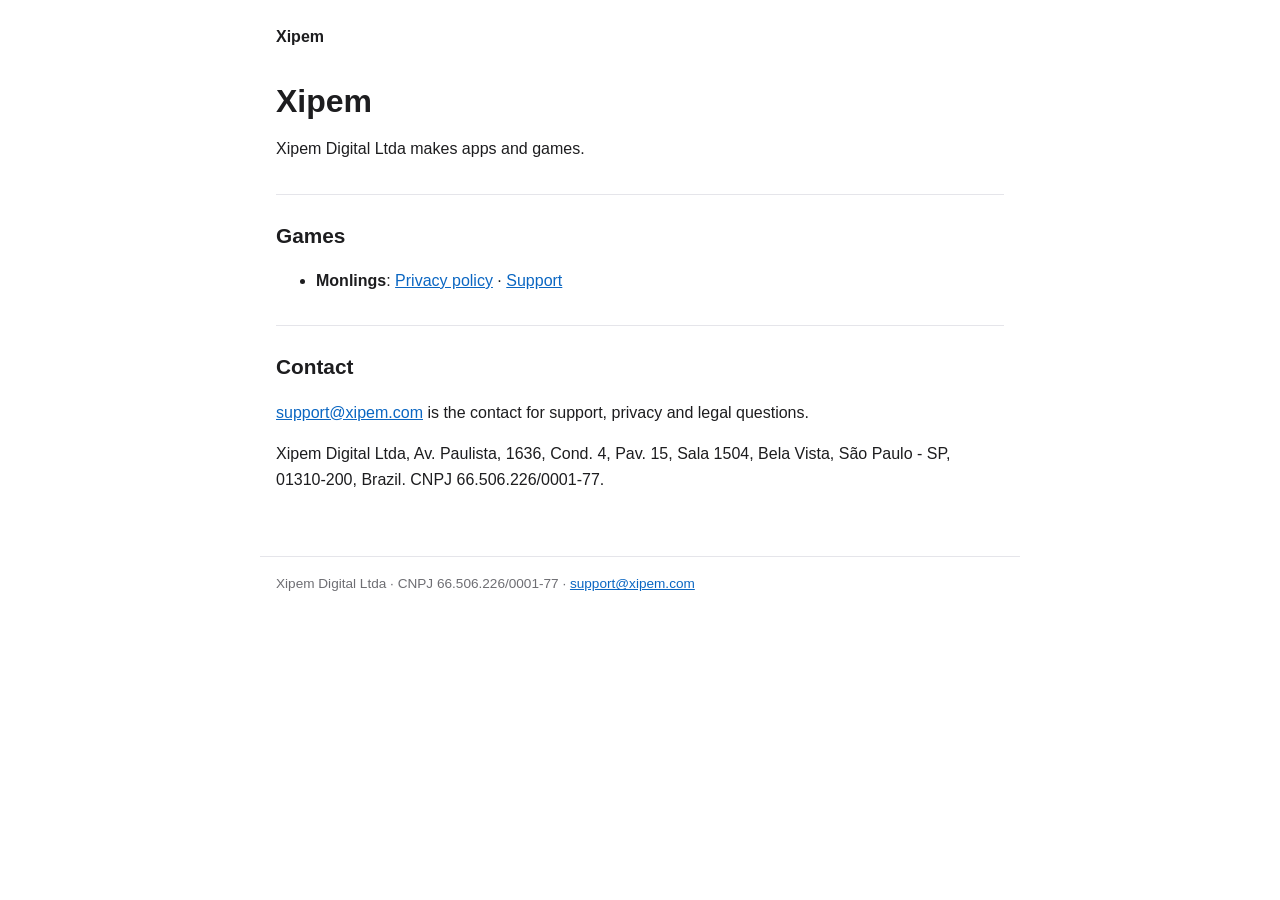
<file: docs/index.html>
<!doctype html>
<html lang="en">
<head>
<meta charset="utf-8">
<meta name="viewport" content="width=device-width, initial-scale=1">
<title>Xipem</title>
<link rel="stylesheet" href="style.css">
</head>
<body>
<header><a href="./">Xipem</a></header>
<main>
<h1>Xipem</h1>
<p>Xipem Digital Ltda makes apps and games.</p>
<h2>Games</h2>
<ul><li><strong>Monlings</strong>: <a href="games/monlings/privacy/">Privacy policy</a> · <a href="games/monlings/support/">Support</a></li></ul>
<h2>Contact</h2>
<p><a href="mailto:support@xipem.com">support@xipem.com</a> is the contact for support, privacy and legal questions.</p>
<p>Xipem Digital Ltda, Av. Paulista, 1636, Cond. 4, Pav. 15, Sala 1504, Bela Vista, São Paulo - SP, 01310-200, Brazil. CNPJ 66.506.226/0001-77.</p>
</main>
<footer>Xipem Digital Ltda · CNPJ 66.506.226/0001-77 · <a href="mailto:support@xipem.com">support@xipem.com</a></footer>
</body>
</html>
</file>
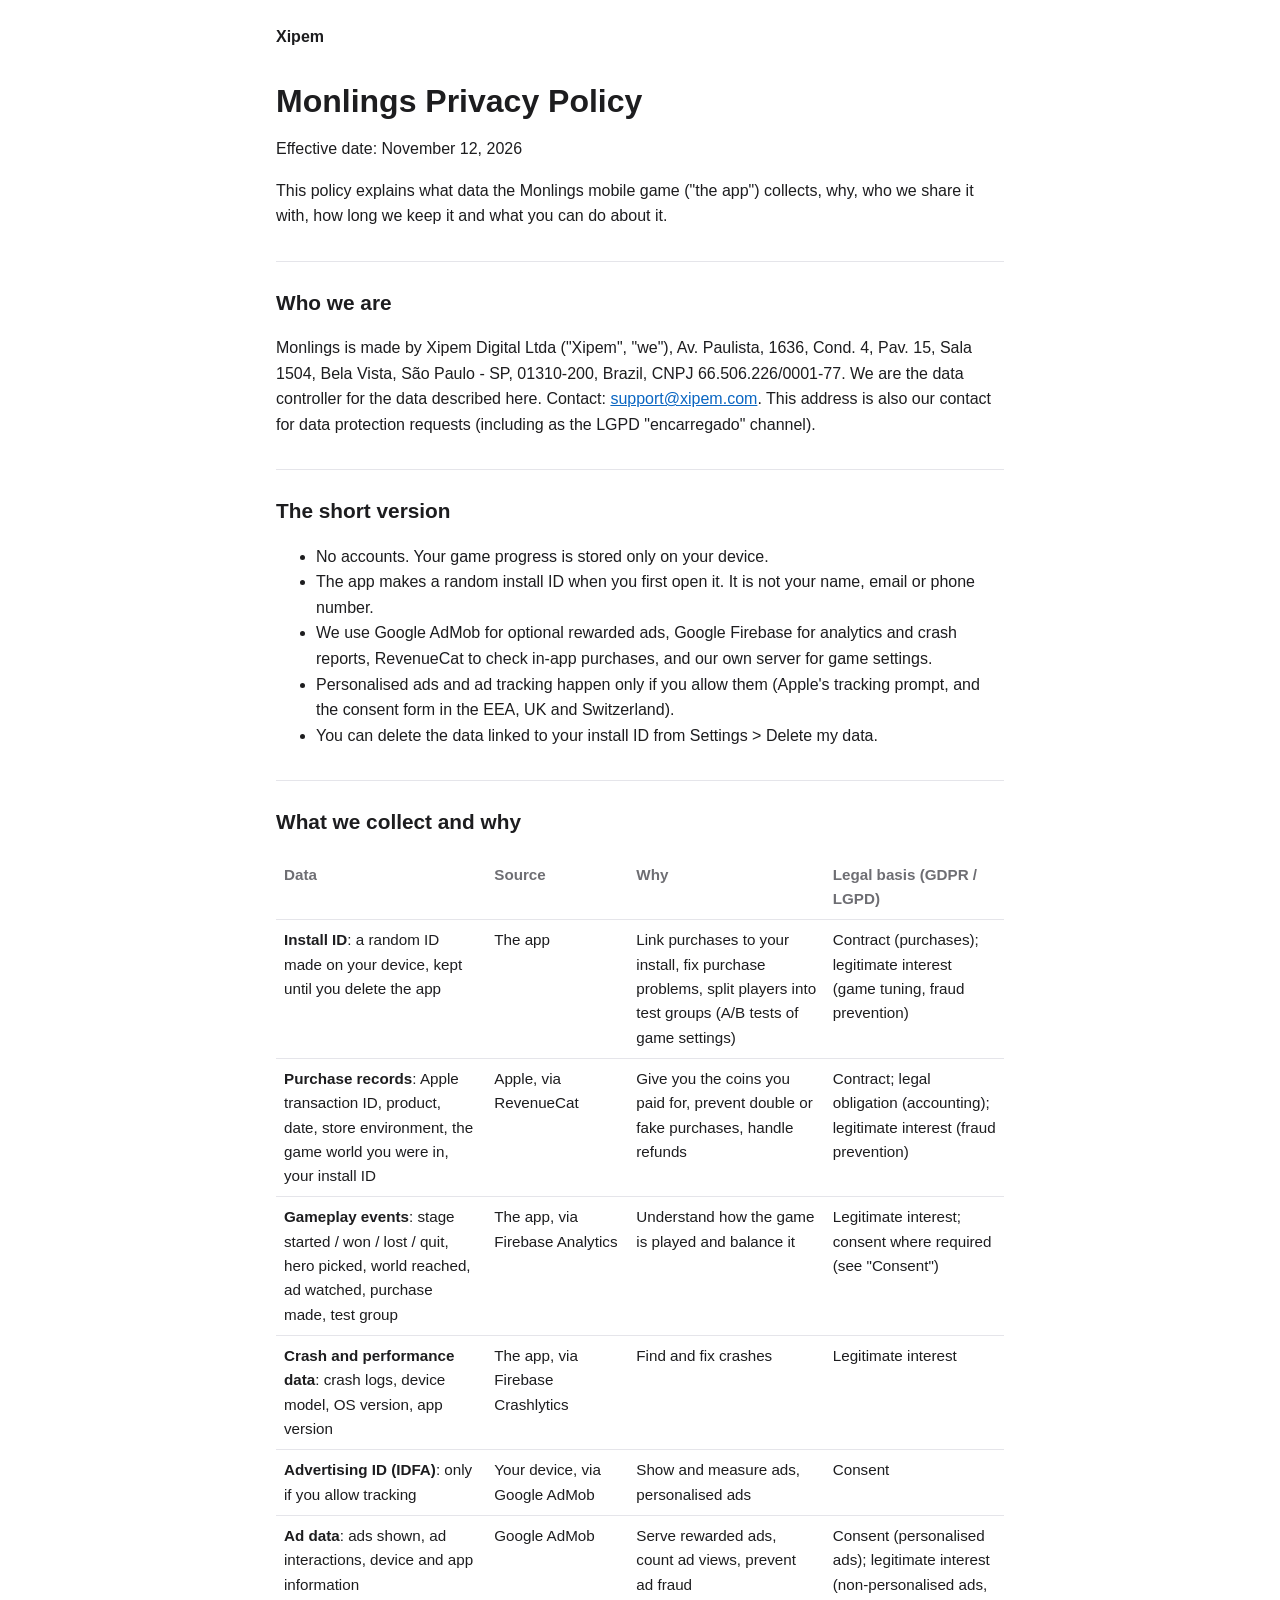
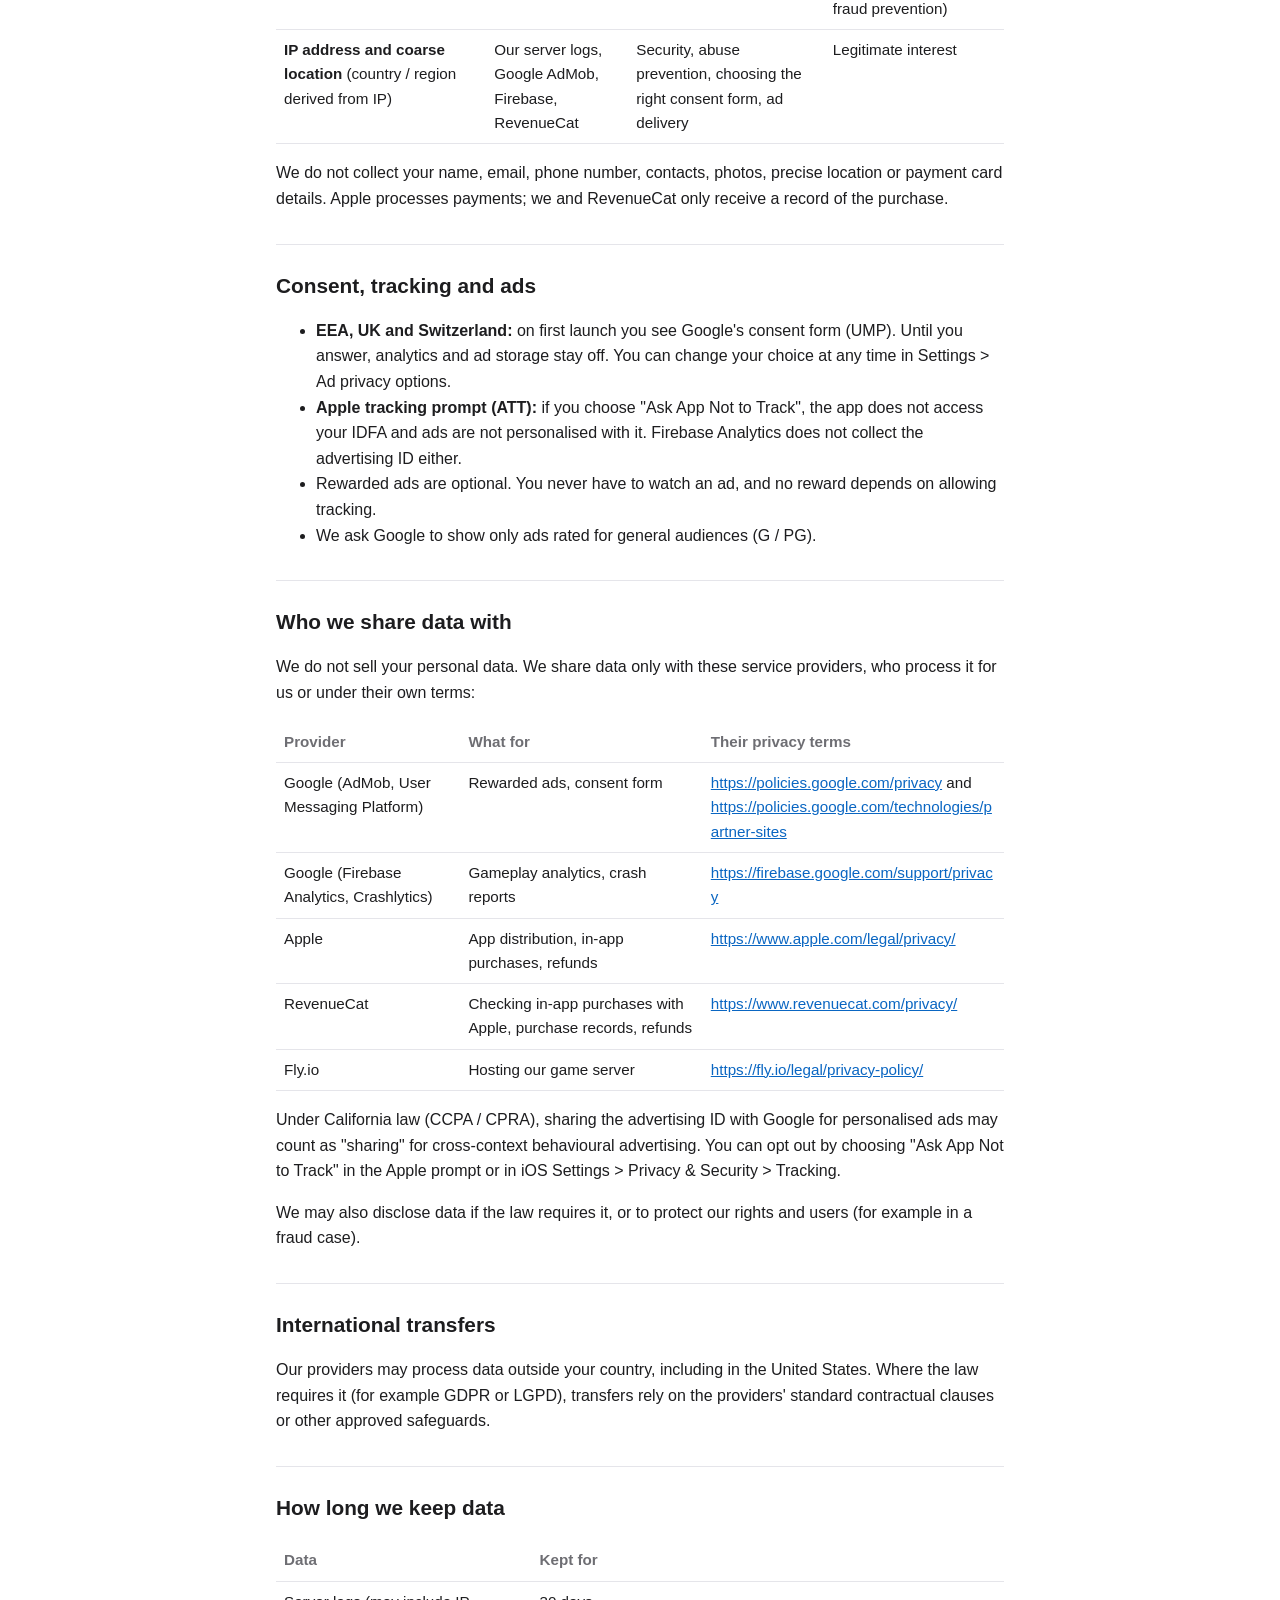
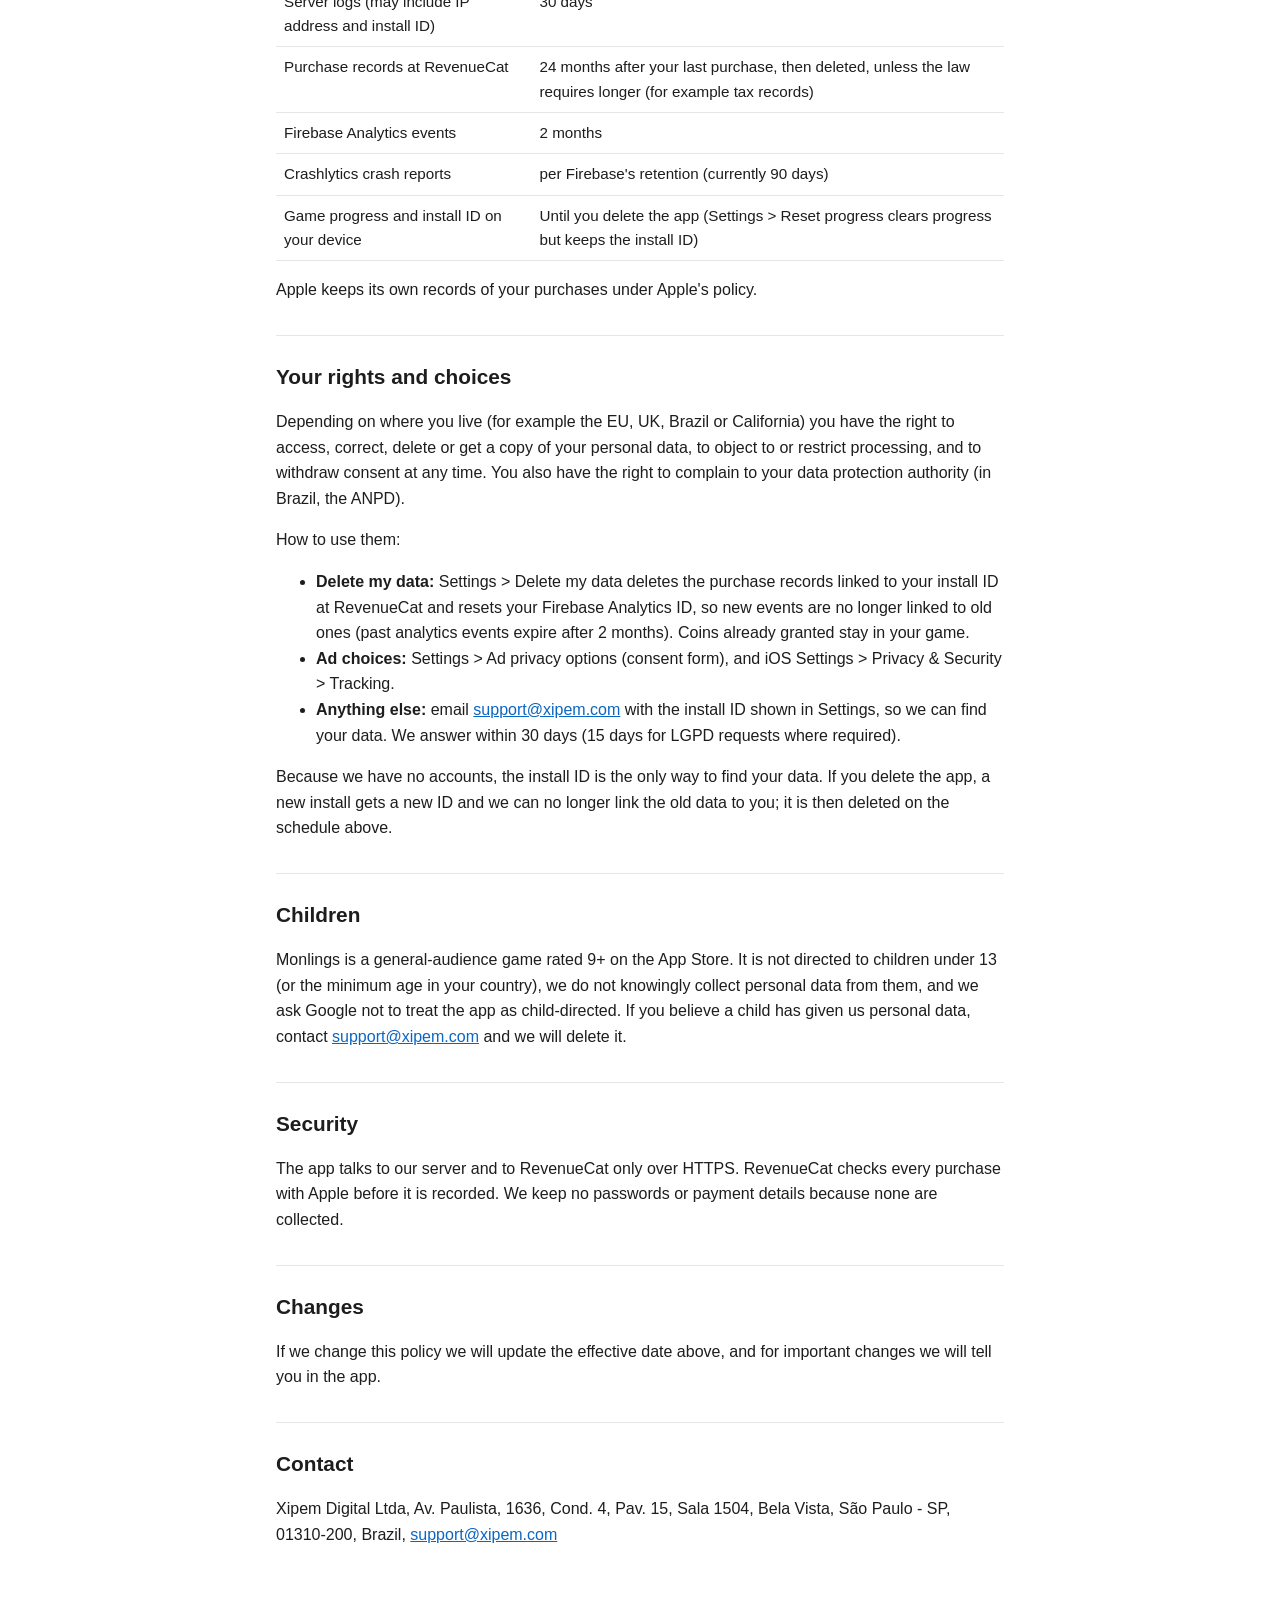
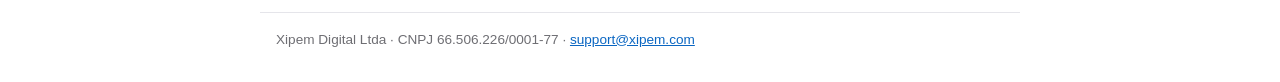
<file: docs/games/monlings/privacy/index.html>
<!doctype html>
<html lang="en">
<head>
<meta charset="utf-8">
<meta name="viewport" content="width=device-width, initial-scale=1">
<title>Monlings Privacy Policy</title>
<link rel="stylesheet" href="../../../style.css">
</head>
<body>
<header><a href="../../../">Xipem</a></header>
<main>
<h1>Monlings Privacy Policy</h1>
<p>Effective date: November 12, 2026</p>
<p>This policy explains what data the Monlings mobile game ("the app") collects, why, who we share it with, how long we keep it and what you can do about it.</p>
<h2>Who we are</h2>
<p>Monlings is made by Xipem Digital Ltda ("Xipem", "we"), Av. Paulista, 1636, Cond. 4, Pav. 15, Sala 1504, Bela Vista, São Paulo - SP, 01310-200, Brazil, CNPJ 66.506.226/0001-77. We are the data controller for the data described here. Contact: <a href="mailto:support@xipem.com">support@xipem.com</a>. This address is also our contact for data protection requests (including as the LGPD "encarregado" channel).</p>
<h2>The short version</h2>
<ul><li>No accounts. Your game progress is stored only on your device.</li><li>The app makes a random install ID when you first open it. It is not your name, email or phone number.</li><li>We use Google AdMob for optional rewarded ads, Google Firebase for analytics and crash reports, RevenueCat to check in-app purchases, and our own server for game settings.</li><li>Personalised ads and ad tracking happen only if you allow them (Apple's tracking prompt, and the consent form in the EEA, UK and Switzerland).</li><li>You can delete the data linked to your install ID from Settings &gt; Delete my data.</li></ul>
<h2>What we collect and why</h2>
<div class="table"><table><thead><tr><th>Data</th><th>Source</th><th>Why</th><th>Legal basis (GDPR / LGPD)</th></tr></thead><tbody><tr><td data-label="Data"><strong>Install ID</strong>: a random ID made on your device, kept until you delete the app</td><td data-label="Source">The app</td><td data-label="Why">Link purchases to your install, fix purchase problems, split players into test groups (A/B tests of game settings)</td><td data-label="Legal basis (GDPR / LGPD)">Contract (purchases); legitimate interest (game tuning, fraud prevention)</td></tr><tr><td data-label="Data"><strong>Purchase records</strong>: Apple transaction ID, product, date, store environment, the game world you were in, your install ID</td><td data-label="Source">Apple, via RevenueCat</td><td data-label="Why">Give you the coins you paid for, prevent double or fake purchases, handle refunds</td><td data-label="Legal basis (GDPR / LGPD)">Contract; legal obligation (accounting); legitimate interest (fraud prevention)</td></tr><tr><td data-label="Data"><strong>Gameplay events</strong>: stage started / won / lost / quit, hero picked, world reached, ad watched, purchase made, test group</td><td data-label="Source">The app, via Firebase Analytics</td><td data-label="Why">Understand how the game is played and balance it</td><td data-label="Legal basis (GDPR / LGPD)">Legitimate interest; consent where required (see "Consent")</td></tr><tr><td data-label="Data"><strong>Crash and performance data</strong>: crash logs, device model, OS version, app version</td><td data-label="Source">The app, via Firebase Crashlytics</td><td data-label="Why">Find and fix crashes</td><td data-label="Legal basis (GDPR / LGPD)">Legitimate interest</td></tr><tr><td data-label="Data"><strong>Advertising ID (IDFA)</strong>: only if you allow tracking</td><td data-label="Source">Your device, via Google AdMob</td><td data-label="Why">Show and measure ads, personalised ads</td><td data-label="Legal basis (GDPR / LGPD)">Consent</td></tr><tr><td data-label="Data"><strong>Ad data</strong>: ads shown, ad interactions, device and app information</td><td data-label="Source">Google AdMob</td><td data-label="Why">Serve rewarded ads, count ad views, prevent ad fraud</td><td data-label="Legal basis (GDPR / LGPD)">Consent (personalised ads); legitimate interest (non-personalised ads, fraud prevention)</td></tr><tr><td data-label="Data"><strong>IP address and coarse location</strong> (country / region derived from IP)</td><td data-label="Source">Our server logs, Google AdMob, Firebase, RevenueCat</td><td data-label="Why">Security, abuse prevention, choosing the right consent form, ad delivery</td><td data-label="Legal basis (GDPR / LGPD)">Legitimate interest</td></tr></tbody></table></div>
<p>We do not collect your name, email, phone number, contacts, photos, precise location or payment card details. Apple processes payments; we and RevenueCat only receive a record of the purchase.</p>
<h2>Consent, tracking and ads</h2>
<ul><li><strong>EEA, UK and Switzerland:</strong> on first launch you see Google's consent form (UMP). Until you answer, analytics and ad storage stay off. You can change your choice at any time in Settings &gt; Ad privacy options.</li><li><strong>Apple tracking prompt (ATT):</strong> if you choose "Ask App Not to Track", the app does not access your IDFA and ads are not personalised with it. Firebase Analytics does not collect the advertising ID either.</li><li>Rewarded ads are optional. You never have to watch an ad, and no reward depends on allowing tracking.</li><li>We ask Google to show only ads rated for general audiences (G / PG).</li></ul>
<h2>Who we share data with</h2>
<p>We do not sell your personal data. We share data only with these service providers, who process it for us or under their own terms:</p>
<div class="table"><table><thead><tr><th>Provider</th><th>What for</th><th>Their privacy terms</th></tr></thead><tbody><tr><td data-label="Provider">Google (AdMob, User Messaging Platform)</td><td data-label="What for">Rewarded ads, consent form</td><td data-label="Their privacy terms"><a href="https://policies.google.com/privacy">https://policies.google.com/privacy</a> and <a href="https://policies.google.com/technologies/partner-sites">https://policies.google.com/technologies/partner-sites</a></td></tr><tr><td data-label="Provider">Google (Firebase Analytics, Crashlytics)</td><td data-label="What for">Gameplay analytics, crash reports</td><td data-label="Their privacy terms"><a href="https://firebase.google.com/support/privacy">https://firebase.google.com/support/privacy</a></td></tr><tr><td data-label="Provider">Apple</td><td data-label="What for">App distribution, in-app purchases, refunds</td><td data-label="Their privacy terms"><a href="https://www.apple.com/legal/privacy/">https://www.apple.com/legal/privacy/</a></td></tr><tr><td data-label="Provider">RevenueCat</td><td data-label="What for">Checking in-app purchases with Apple, purchase records, refunds</td><td data-label="Their privacy terms"><a href="https://www.revenuecat.com/privacy/">https://www.revenuecat.com/privacy/</a></td></tr><tr><td data-label="Provider">Fly.io</td><td data-label="What for">Hosting our game server</td><td data-label="Their privacy terms"><a href="https://fly.io/legal/privacy-policy/">https://fly.io/legal/privacy-policy/</a></td></tr></tbody></table></div>
<p>Under California law (CCPA / CPRA), sharing the advertising ID with Google for personalised ads may count as "sharing" for cross-context behavioural advertising. You can opt out by choosing "Ask App Not to Track" in the Apple prompt or in iOS Settings &gt; Privacy &amp; Security &gt; Tracking.</p>
<p>We may also disclose data if the law requires it, or to protect our rights and users (for example in a fraud case).</p>
<h2>International transfers</h2>
<p>Our providers may process data outside your country, including in the United States. Where the law requires it (for example GDPR or LGPD), transfers rely on the providers' standard contractual clauses or other approved safeguards.</p>
<h2>How long we keep data</h2>
<div class="table"><table><thead><tr><th>Data</th><th>Kept for</th></tr></thead><tbody><tr><td data-label="Data">Server logs (may include IP address and install ID)</td><td data-label="Kept for">30 days</td></tr><tr><td data-label="Data">Purchase records at RevenueCat</td><td data-label="Kept for">24 months after your last purchase, then deleted, unless the law requires longer (for example tax records)</td></tr><tr><td data-label="Data">Firebase Analytics events</td><td data-label="Kept for">2 months</td></tr><tr><td data-label="Data">Crashlytics crash reports</td><td data-label="Kept for">per Firebase's retention (currently 90 days)</td></tr><tr><td data-label="Data">Game progress and install ID on your device</td><td data-label="Kept for">Until you delete the app (Settings &gt; Reset progress clears progress but keeps the install ID)</td></tr></tbody></table></div>
<p>Apple keeps its own records of your purchases under Apple's policy.</p>
<h2>Your rights and choices</h2>
<p>Depending on where you live (for example the EU, UK, Brazil or California) you have the right to access, correct, delete or get a copy of your personal data, to object to or restrict processing, and to withdraw consent at any time. You also have the right to complain to your data protection authority (in Brazil, the ANPD).</p>
<p>How to use them:</p>
<ul><li><strong>Delete my data:</strong> Settings &gt; Delete my data deletes the purchase records linked to your install ID at RevenueCat and resets your Firebase Analytics ID, so new events are no longer linked to old ones (past analytics events expire after 2 months). Coins already granted stay in your game.</li><li><strong>Ad choices:</strong> Settings &gt; Ad privacy options (consent form), and iOS Settings &gt; Privacy &amp; Security &gt; Tracking.</li><li><strong>Anything else:</strong> email <a href="mailto:support@xipem.com">support@xipem.com</a> with the install ID shown in Settings, so we can find your data. We answer within 30 days (15 days for LGPD requests where required).</li></ul>
<p>Because we have no accounts, the install ID is the only way to find your data. If you delete the app, a new install gets a new ID and we can no longer link the old data to you; it is then deleted on the schedule above.</p>
<h2>Children</h2>
<p>Monlings is a general-audience game rated 9+ on the App Store. It is not directed to children under 13 (or the minimum age in your country), we do not knowingly collect personal data from them, and we ask Google not to treat the app as child-directed. If you believe a child has given us personal data, contact <a href="mailto:support@xipem.com">support@xipem.com</a> and we will delete it.</p>
<h2>Security</h2>
<p>The app talks to our server and to RevenueCat only over HTTPS. RevenueCat checks every purchase with Apple before it is recorded. We keep no passwords or payment details because none are collected.</p>
<h2>Changes</h2>
<p>If we change this policy we will update the effective date above, and for important changes we will tell you in the app.</p>
<h2>Contact</h2>
<p>Xipem Digital Ltda, Av. Paulista, 1636, Cond. 4, Pav. 15, Sala 1504, Bela Vista, São Paulo - SP, 01310-200, Brazil, <a href="mailto:support@xipem.com">support@xipem.com</a></p>
</main>
<footer>Xipem Digital Ltda · CNPJ 66.506.226/0001-77 · <a href="mailto:support@xipem.com">support@xipem.com</a></footer>
</body>
</html>
</file>
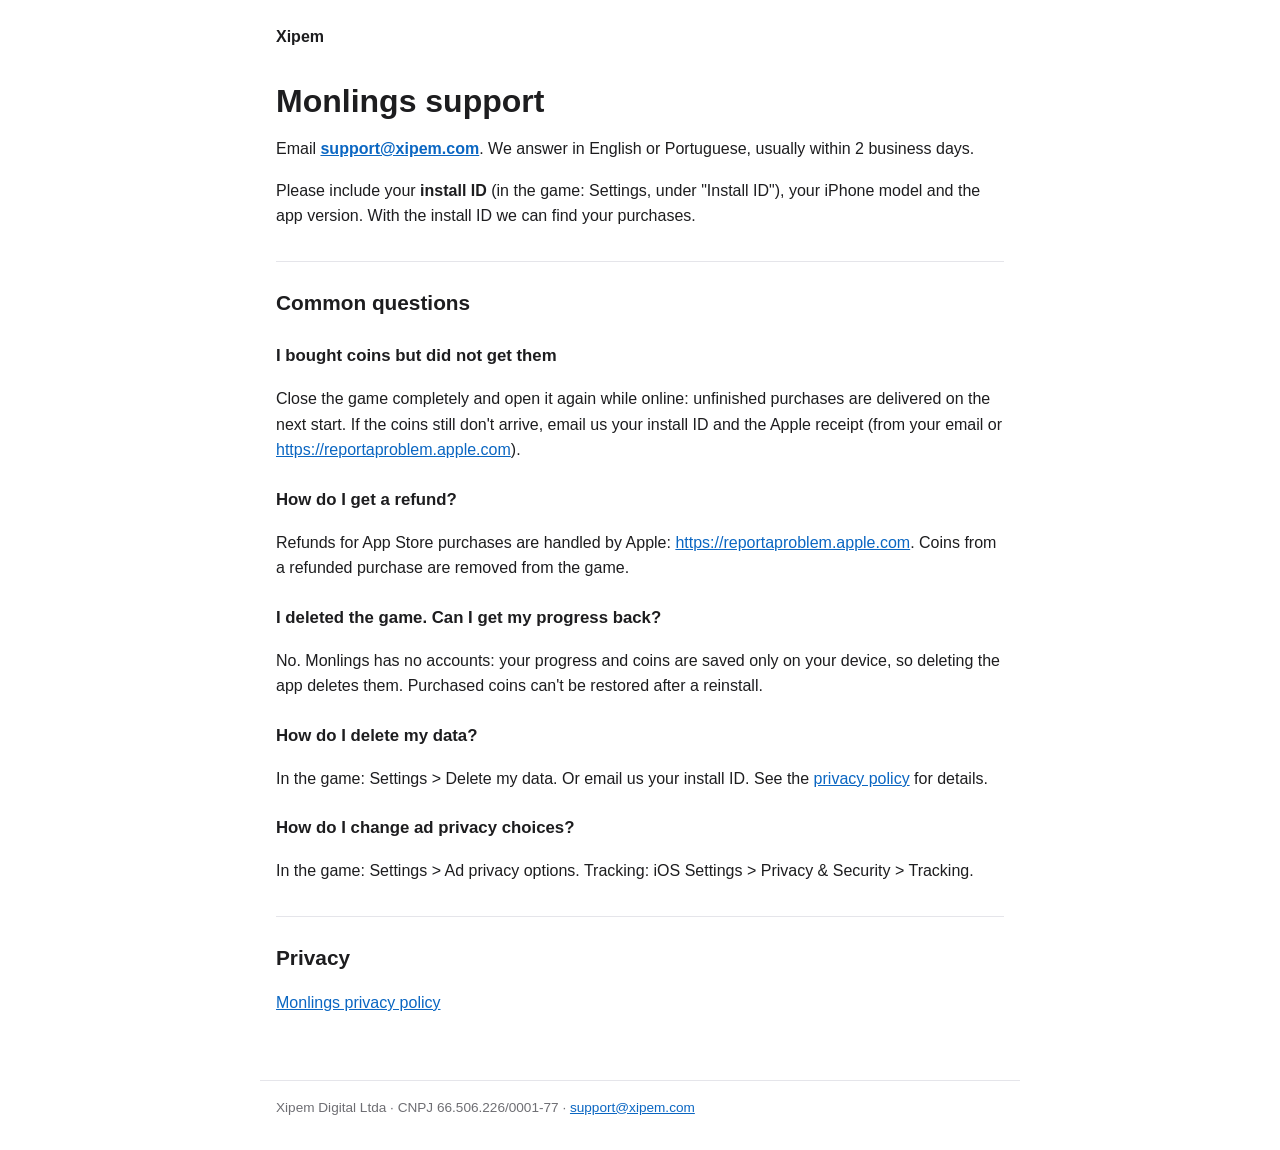
<file: docs/games/monlings/support/index.html>
<!doctype html>
<html lang="en">
<head>
<meta charset="utf-8">
<meta name="viewport" content="width=device-width, initial-scale=1">
<title>Monlings support</title>
<link rel="stylesheet" href="../../../style.css">
</head>
<body>
<header><a href="../../../">Xipem</a></header>
<main>
<h1>Monlings support</h1>
<p>Email <strong><a href="mailto:support@xipem.com">support@xipem.com</a></strong>. We answer in English or Portuguese, usually within 2 business days.</p>
<p>Please include your <strong>install ID</strong> (in the game: Settings, under "Install ID"), your iPhone model and the app version. With the install ID we can find your purchases.</p>
<h2>Common questions</h2>
<h3>I bought coins but did not get them</h3>
<p>Close the game completely and open it again while online: unfinished purchases are delivered on the next start. If the coins still don't arrive, email us your install ID and the Apple receipt (from your email or <a href="https://reportaproblem.apple.com">https://reportaproblem.apple.com</a>).</p>
<h3>How do I get a refund?</h3>
<p>Refunds for App Store purchases are handled by Apple: <a href="https://reportaproblem.apple.com">https://reportaproblem.apple.com</a>. Coins from a refunded purchase are removed from the game.</p>
<h3>I deleted the game. Can I get my progress back?</h3>
<p>No. Monlings has no accounts: your progress and coins are saved only on your device, so deleting the app deletes them. Purchased coins can't be restored after a reinstall.</p>
<h3>How do I delete my data?</h3>
<p>In the game: Settings &gt; Delete my data. Or email us your install ID. See the <a href="../privacy/">privacy policy</a> for details.</p>
<h3>How do I change ad privacy choices?</h3>
<p>In the game: Settings &gt; Ad privacy options. Tracking: iOS Settings &gt; Privacy &amp; Security &gt; Tracking.</p>
<h2>Privacy</h2>
<p><a href="../privacy/">Monlings privacy policy</a></p>
</main>
<footer>Xipem Digital Ltda · CNPJ 66.506.226/0001-77 · <a href="mailto:support@xipem.com">support@xipem.com</a></footer>
</body>
</html>
</file>
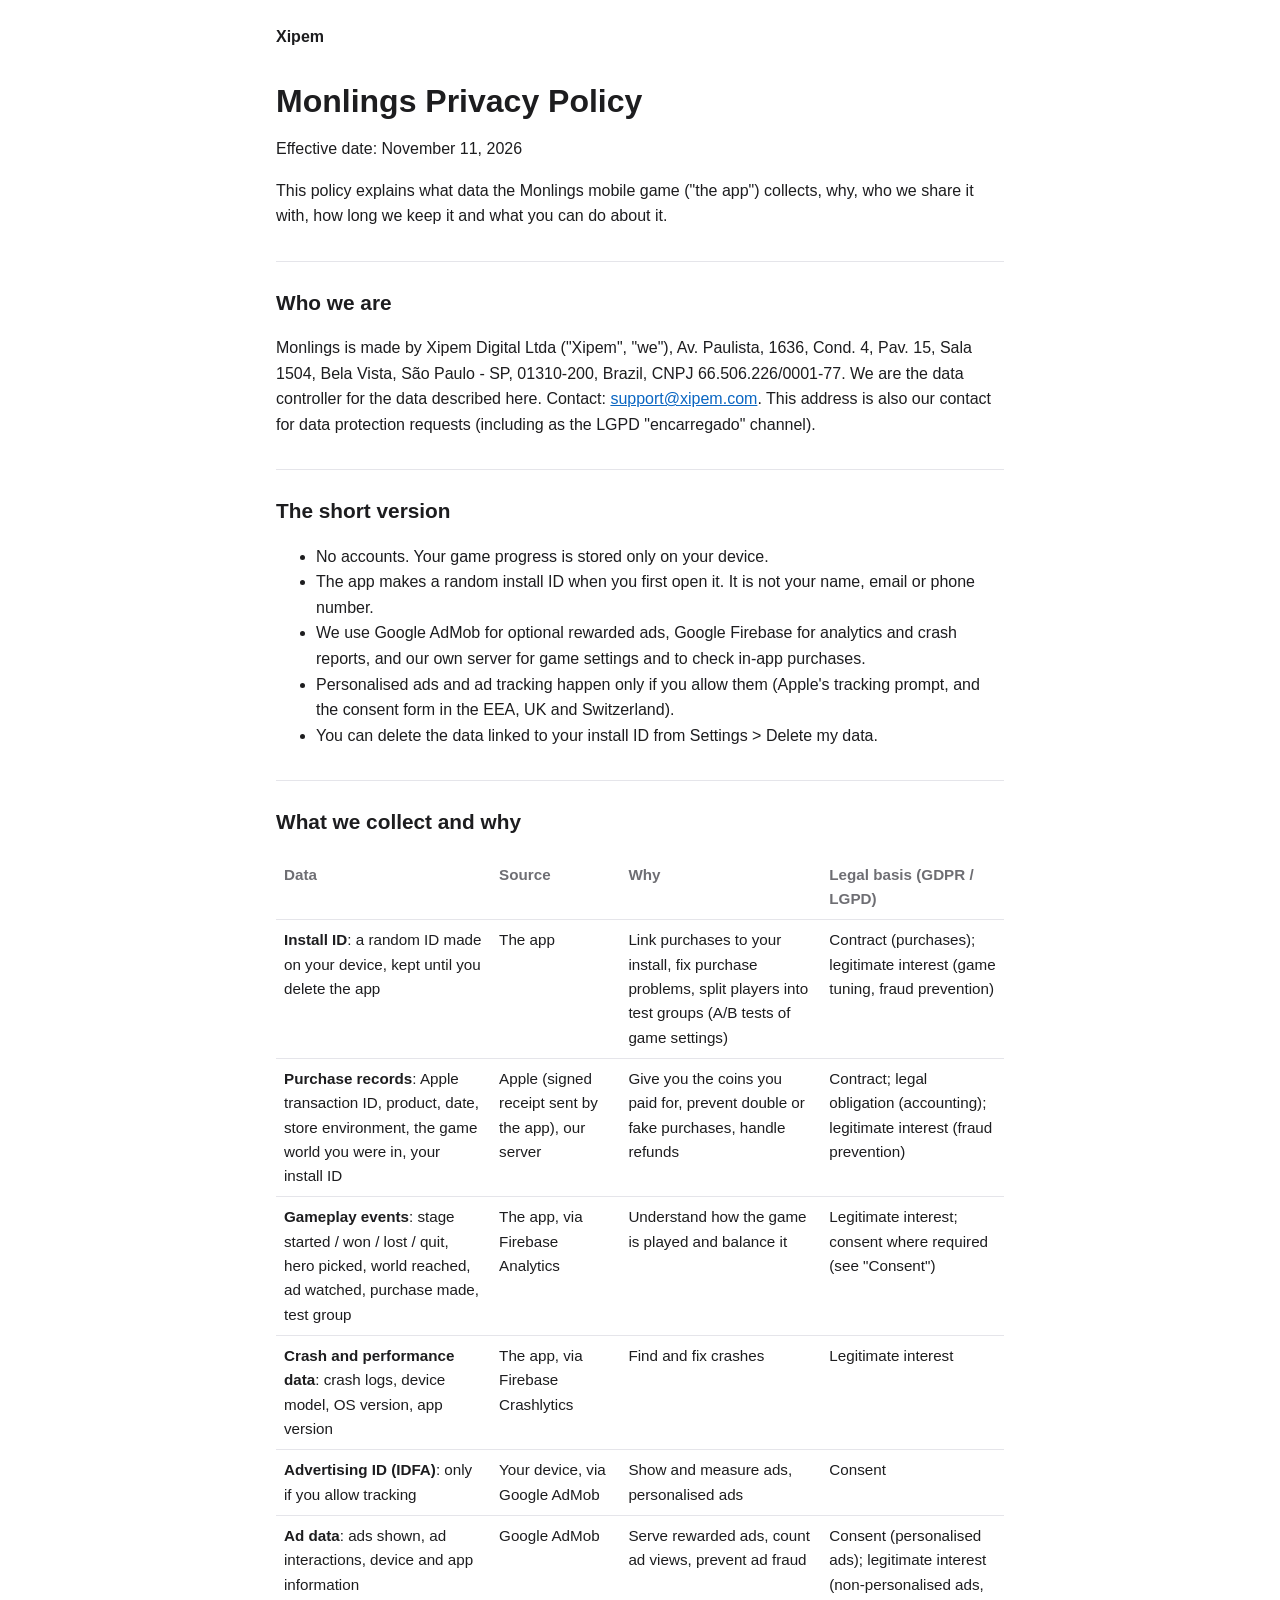
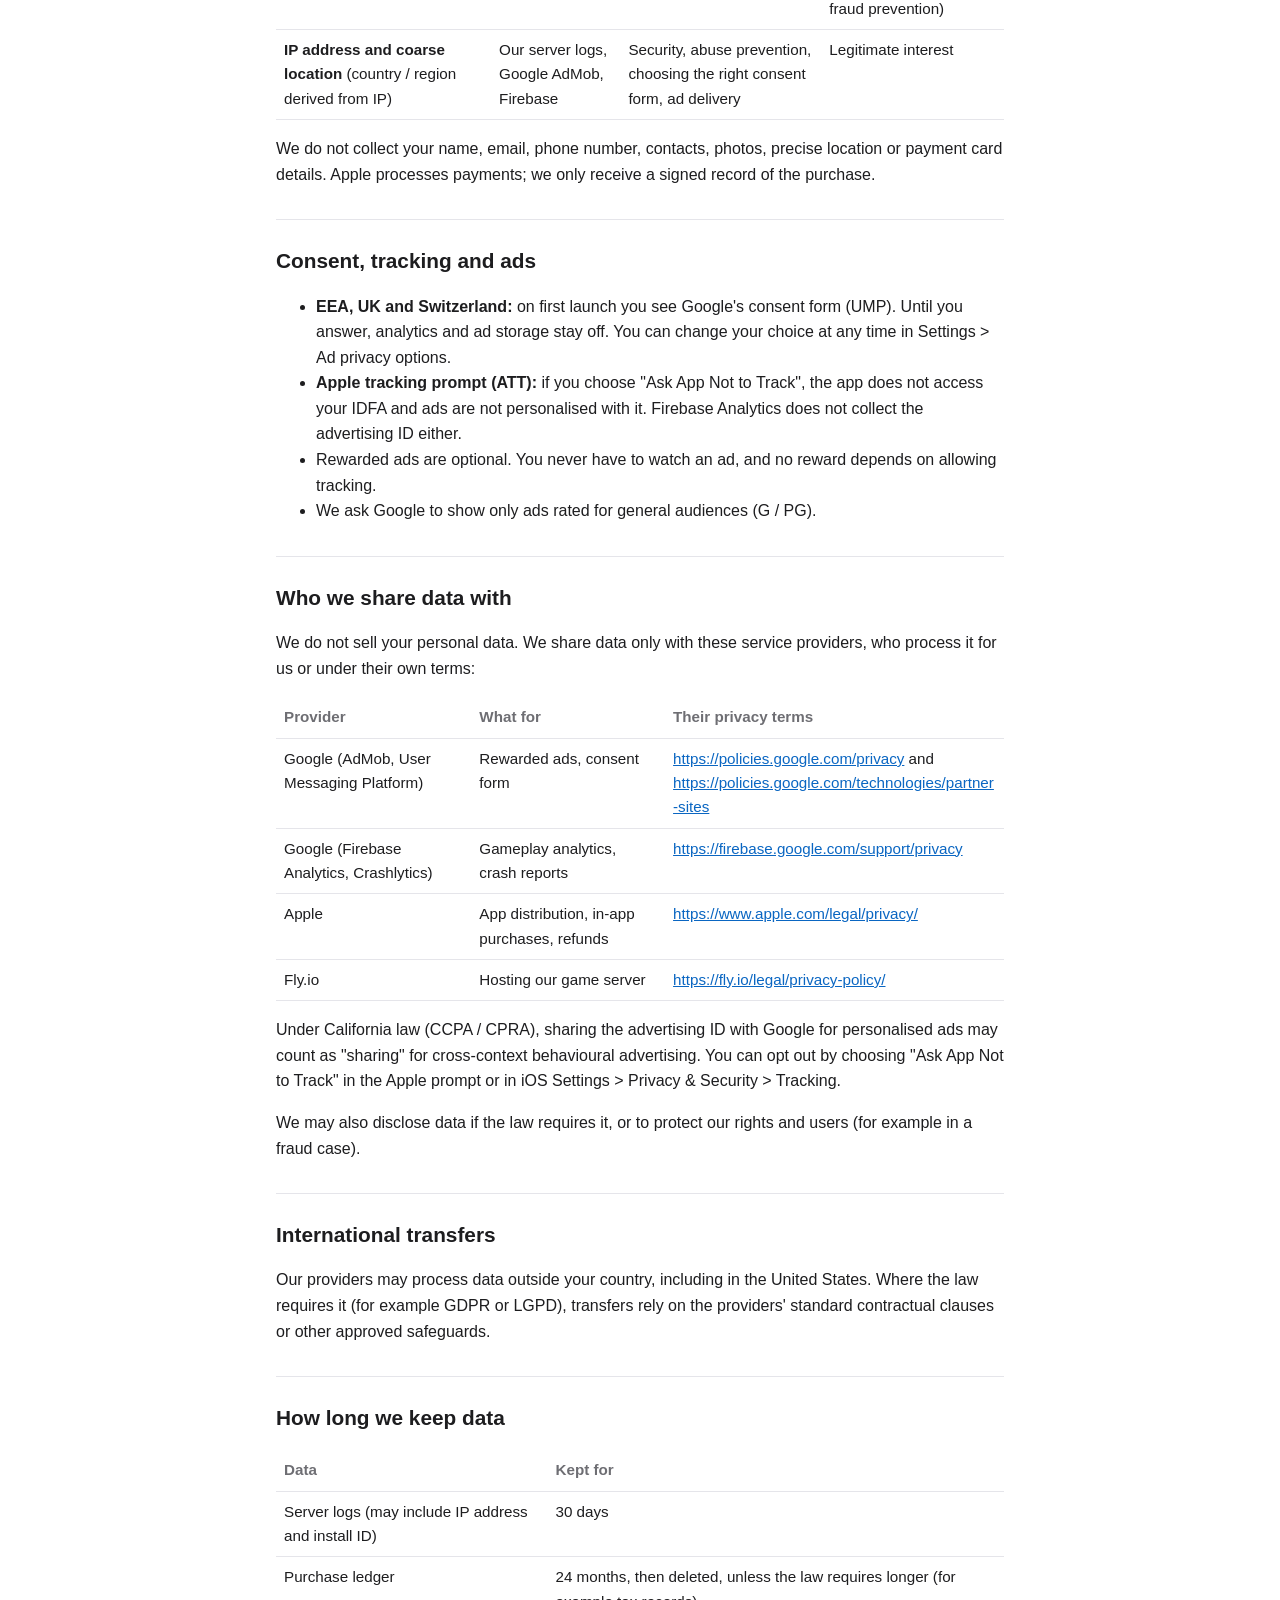
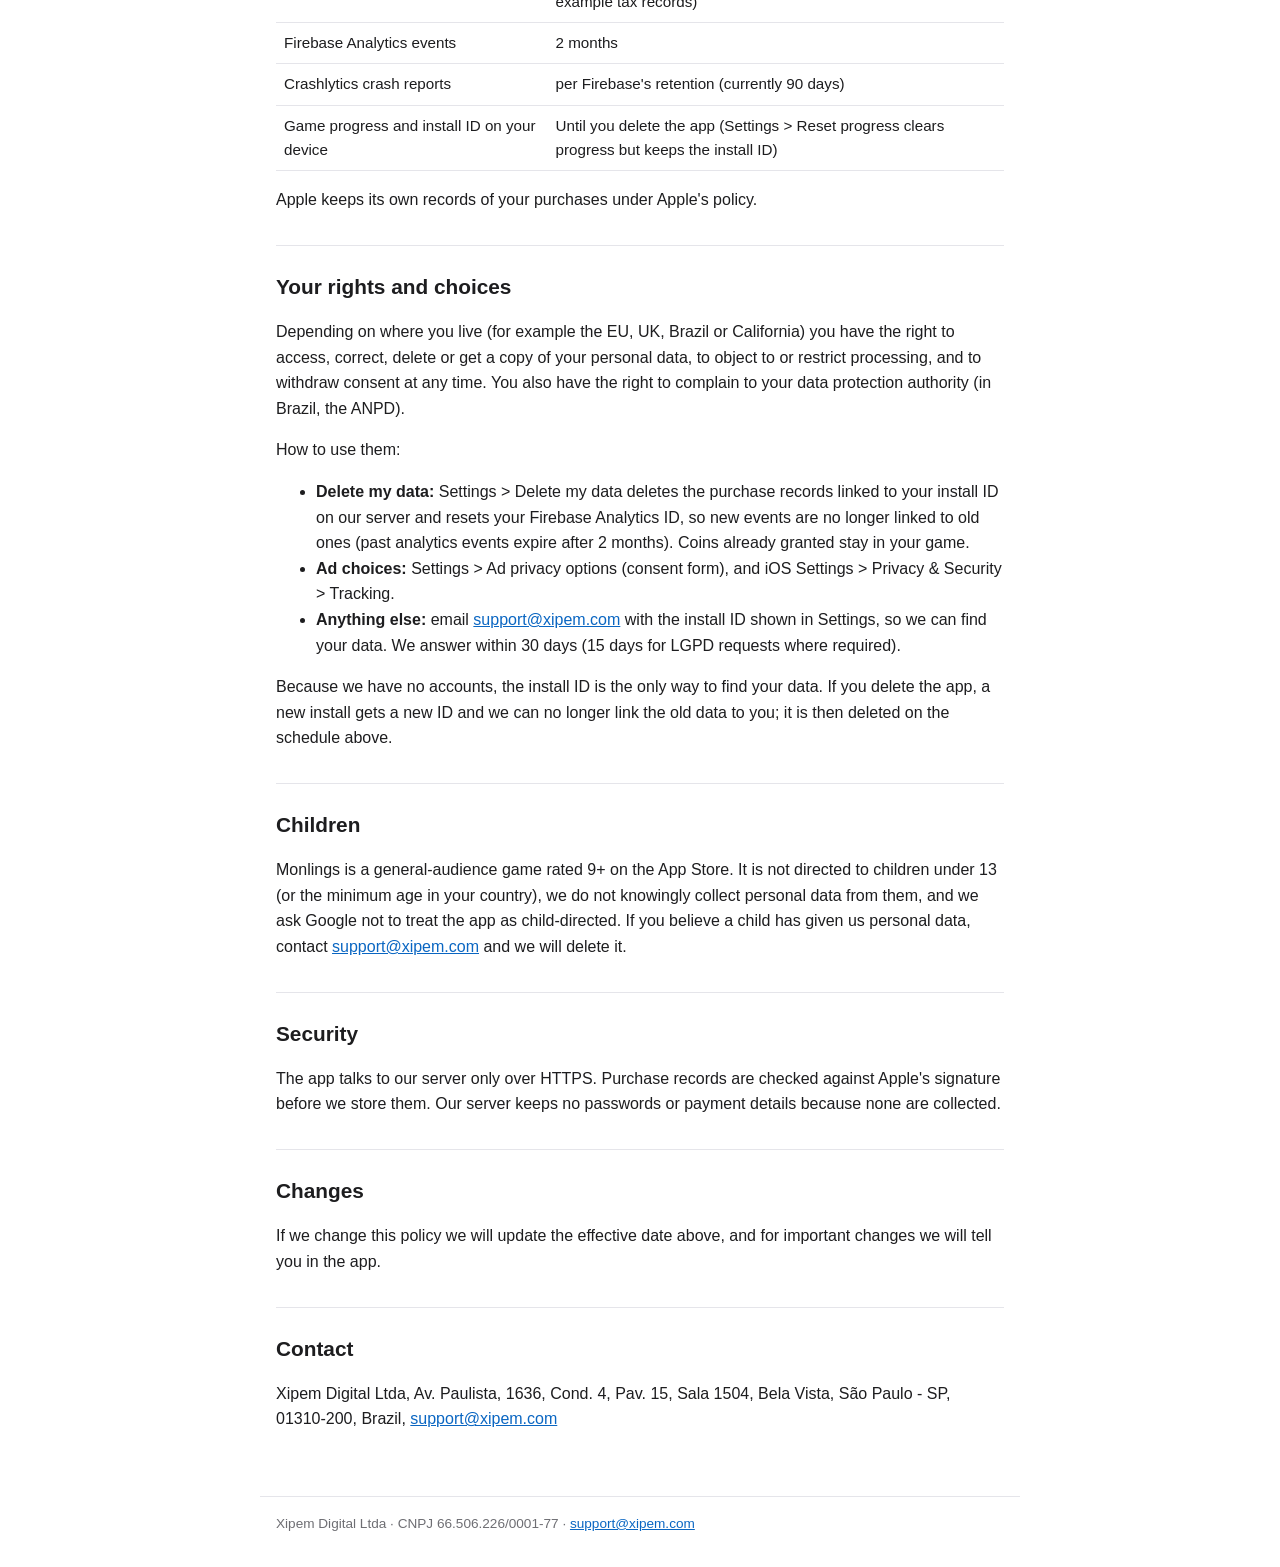
<file: public/games/monlings/privacy/index.html>
<!doctype html>
<html lang="en">
<head>
<meta charset="utf-8">
<meta name="viewport" content="width=device-width, initial-scale=1">
<title>Monlings Privacy Policy</title>
<link rel="stylesheet" href="../../../style.css">
</head>
<body>
<header><a href="../../../">Xipem</a></header>
<main>
<h1>Monlings Privacy Policy</h1>
<p>Effective date: November 11, 2026</p>
<p>This policy explains what data the Monlings mobile game ("the app") collects, why, who we share it with, how long we keep it and what you can do about it.</p>
<h2>Who we are</h2>
<p>Monlings is made by Xipem Digital Ltda ("Xipem", "we"), Av. Paulista, 1636, Cond. 4, Pav. 15, Sala 1504, Bela Vista, São Paulo - SP, 01310-200, Brazil, CNPJ 66.506.226/0001-77. We are the data controller for the data described here. Contact: <a href="mailto:support@xipem.com">support@xipem.com</a>. This address is also our contact for data protection requests (including as the LGPD "encarregado" channel).</p>
<h2>The short version</h2>
<ul><li>No accounts. Your game progress is stored only on your device.</li><li>The app makes a random install ID when you first open it. It is not your name, email or phone number.</li><li>We use Google AdMob for optional rewarded ads, Google Firebase for analytics and crash reports, and our own server for game settings and to check in-app purchases.</li><li>Personalised ads and ad tracking happen only if you allow them (Apple's tracking prompt, and the consent form in the EEA, UK and Switzerland).</li><li>You can delete the data linked to your install ID from Settings &gt; Delete my data.</li></ul>
<h2>What we collect and why</h2>
<div class="table"><table><thead><tr><th>Data</th><th>Source</th><th>Why</th><th>Legal basis (GDPR / LGPD)</th></tr></thead><tbody><tr><td data-label="Data"><strong>Install ID</strong>: a random ID made on your device, kept until you delete the app</td><td data-label="Source">The app</td><td data-label="Why">Link purchases to your install, fix purchase problems, split players into test groups (A/B tests of game settings)</td><td data-label="Legal basis (GDPR / LGPD)">Contract (purchases); legitimate interest (game tuning, fraud prevention)</td></tr><tr><td data-label="Data"><strong>Purchase records</strong>: Apple transaction ID, product, date, store environment, the game world you were in, your install ID</td><td data-label="Source">Apple (signed receipt sent by the app), our server</td><td data-label="Why">Give you the coins you paid for, prevent double or fake purchases, handle refunds</td><td data-label="Legal basis (GDPR / LGPD)">Contract; legal obligation (accounting); legitimate interest (fraud prevention)</td></tr><tr><td data-label="Data"><strong>Gameplay events</strong>: stage started / won / lost / quit, hero picked, world reached, ad watched, purchase made, test group</td><td data-label="Source">The app, via Firebase Analytics</td><td data-label="Why">Understand how the game is played and balance it</td><td data-label="Legal basis (GDPR / LGPD)">Legitimate interest; consent where required (see "Consent")</td></tr><tr><td data-label="Data"><strong>Crash and performance data</strong>: crash logs, device model, OS version, app version</td><td data-label="Source">The app, via Firebase Crashlytics</td><td data-label="Why">Find and fix crashes</td><td data-label="Legal basis (GDPR / LGPD)">Legitimate interest</td></tr><tr><td data-label="Data"><strong>Advertising ID (IDFA)</strong>: only if you allow tracking</td><td data-label="Source">Your device, via Google AdMob</td><td data-label="Why">Show and measure ads, personalised ads</td><td data-label="Legal basis (GDPR / LGPD)">Consent</td></tr><tr><td data-label="Data"><strong>Ad data</strong>: ads shown, ad interactions, device and app information</td><td data-label="Source">Google AdMob</td><td data-label="Why">Serve rewarded ads, count ad views, prevent ad fraud</td><td data-label="Legal basis (GDPR / LGPD)">Consent (personalised ads); legitimate interest (non-personalised ads, fraud prevention)</td></tr><tr><td data-label="Data"><strong>IP address and coarse location</strong> (country / region derived from IP)</td><td data-label="Source">Our server logs, Google AdMob, Firebase</td><td data-label="Why">Security, abuse prevention, choosing the right consent form, ad delivery</td><td data-label="Legal basis (GDPR / LGPD)">Legitimate interest</td></tr></tbody></table></div>
<p>We do not collect your name, email, phone number, contacts, photos, precise location or payment card details. Apple processes payments; we only receive a signed record of the purchase.</p>
<h2>Consent, tracking and ads</h2>
<ul><li><strong>EEA, UK and Switzerland:</strong> on first launch you see Google's consent form (UMP). Until you answer, analytics and ad storage stay off. You can change your choice at any time in Settings &gt; Ad privacy options.</li><li><strong>Apple tracking prompt (ATT):</strong> if you choose "Ask App Not to Track", the app does not access your IDFA and ads are not personalised with it. Firebase Analytics does not collect the advertising ID either.</li><li>Rewarded ads are optional. You never have to watch an ad, and no reward depends on allowing tracking.</li><li>We ask Google to show only ads rated for general audiences (G / PG).</li></ul>
<h2>Who we share data with</h2>
<p>We do not sell your personal data. We share data only with these service providers, who process it for us or under their own terms:</p>
<div class="table"><table><thead><tr><th>Provider</th><th>What for</th><th>Their privacy terms</th></tr></thead><tbody><tr><td data-label="Provider">Google (AdMob, User Messaging Platform)</td><td data-label="What for">Rewarded ads, consent form</td><td data-label="Their privacy terms"><a href="https://policies.google.com/privacy">https://policies.google.com/privacy</a> and <a href="https://policies.google.com/technologies/partner-sites">https://policies.google.com/technologies/partner-sites</a></td></tr><tr><td data-label="Provider">Google (Firebase Analytics, Crashlytics)</td><td data-label="What for">Gameplay analytics, crash reports</td><td data-label="Their privacy terms"><a href="https://firebase.google.com/support/privacy">https://firebase.google.com/support/privacy</a></td></tr><tr><td data-label="Provider">Apple</td><td data-label="What for">App distribution, in-app purchases, refunds</td><td data-label="Their privacy terms"><a href="https://www.apple.com/legal/privacy/">https://www.apple.com/legal/privacy/</a></td></tr><tr><td data-label="Provider">Fly.io</td><td data-label="What for">Hosting our game server</td><td data-label="Their privacy terms"><a href="https://fly.io/legal/privacy-policy/">https://fly.io/legal/privacy-policy/</a></td></tr></tbody></table></div>
<p>Under California law (CCPA / CPRA), sharing the advertising ID with Google for personalised ads may count as "sharing" for cross-context behavioural advertising. You can opt out by choosing "Ask App Not to Track" in the Apple prompt or in iOS Settings &gt; Privacy &amp; Security &gt; Tracking.</p>
<p>We may also disclose data if the law requires it, or to protect our rights and users (for example in a fraud case).</p>
<h2>International transfers</h2>
<p>Our providers may process data outside your country, including in the United States. Where the law requires it (for example GDPR or LGPD), transfers rely on the providers' standard contractual clauses or other approved safeguards.</p>
<h2>How long we keep data</h2>
<div class="table"><table><thead><tr><th>Data</th><th>Kept for</th></tr></thead><tbody><tr><td data-label="Data">Server logs (may include IP address and install ID)</td><td data-label="Kept for">30 days</td></tr><tr><td data-label="Data">Purchase ledger</td><td data-label="Kept for">24 months, then deleted, unless the law requires longer (for example tax records)</td></tr><tr><td data-label="Data">Firebase Analytics events</td><td data-label="Kept for">2 months</td></tr><tr><td data-label="Data">Crashlytics crash reports</td><td data-label="Kept for">per Firebase's retention (currently 90 days)</td></tr><tr><td data-label="Data">Game progress and install ID on your device</td><td data-label="Kept for">Until you delete the app (Settings &gt; Reset progress clears progress but keeps the install ID)</td></tr></tbody></table></div>
<p>Apple keeps its own records of your purchases under Apple's policy.</p>
<h2>Your rights and choices</h2>
<p>Depending on where you live (for example the EU, UK, Brazil or California) you have the right to access, correct, delete or get a copy of your personal data, to object to or restrict processing, and to withdraw consent at any time. You also have the right to complain to your data protection authority (in Brazil, the ANPD).</p>
<p>How to use them:</p>
<ul><li><strong>Delete my data:</strong> Settings &gt; Delete my data deletes the purchase records linked to your install ID on our server and resets your Firebase Analytics ID, so new events are no longer linked to old ones (past analytics events expire after 2 months). Coins already granted stay in your game.</li><li><strong>Ad choices:</strong> Settings &gt; Ad privacy options (consent form), and iOS Settings &gt; Privacy &amp; Security &gt; Tracking.</li><li><strong>Anything else:</strong> email <a href="mailto:support@xipem.com">support@xipem.com</a> with the install ID shown in Settings, so we can find your data. We answer within 30 days (15 days for LGPD requests where required).</li></ul>
<p>Because we have no accounts, the install ID is the only way to find your data. If you delete the app, a new install gets a new ID and we can no longer link the old data to you; it is then deleted on the schedule above.</p>
<h2>Children</h2>
<p>Monlings is a general-audience game rated 9+ on the App Store. It is not directed to children under 13 (or the minimum age in your country), we do not knowingly collect personal data from them, and we ask Google not to treat the app as child-directed. If you believe a child has given us personal data, contact <a href="mailto:support@xipem.com">support@xipem.com</a> and we will delete it.</p>
<h2>Security</h2>
<p>The app talks to our server only over HTTPS. Purchase records are checked against Apple's signature before we store them. Our server keeps no passwords or payment details because none are collected.</p>
<h2>Changes</h2>
<p>If we change this policy we will update the effective date above, and for important changes we will tell you in the app.</p>
<h2>Contact</h2>
<p>Xipem Digital Ltda, Av. Paulista, 1636, Cond. 4, Pav. 15, Sala 1504, Bela Vista, São Paulo - SP, 01310-200, Brazil, <a href="mailto:support@xipem.com">support@xipem.com</a></p>
</main>
<footer>Xipem Digital Ltda · CNPJ 66.506.226/0001-77 · <a href="mailto:support@xipem.com">support@xipem.com</a></footer>
</body>
</html>
</file>
<file: docs/style.css>
:root { --bg: #ffffff; --fg: #1d1d1f; --muted: #6e6e73; --line: #e5e5ea; --link: #0a66c2; color-scheme: light dark; }
@media (prefers-color-scheme: dark) { :root { --bg: #111113; --fg: #f2f2f7; --muted: #a1a1a6; --line: #2c2c30; --link: #6cb4ff; } }
* { box-sizing: border-box; }
body { margin: 0; background: var(--bg); color: var(--fg); font: 16px/1.6 -apple-system, BlinkMacSystemFont, "Segoe UI", Roboto, sans-serif; }
header, main, footer { max-width: 760px; margin: 0 auto; padding: 0 16px; }
header { padding-top: 24px; font-weight: 700; }
header a { color: var(--fg); text-decoration: none; }
main { padding-bottom: 48px; }
h1 { font-size: 2rem; line-height: 1.2; margin: 32px 0 16px; }
h2 { font-size: 1.3rem; margin: 32px 0 8px; border-top: 1px solid var(--line); padding-top: 24px; }
h3 { font-size: 1.05rem; margin: 24px 0 4px; }
a { color: var(--link); overflow-wrap: anywhere; }
code { font-size: 0.9em; }
.table { overflow-x: auto; margin: 16px 0; }
table { border-collapse: collapse; width: 100%; font-size: 0.95rem; }
th, td { text-align: left; vertical-align: top; padding: 8px; border-bottom: 1px solid var(--line); }
th { color: var(--muted); font-weight: 600; }
footer { color: var(--muted); font-size: 0.85rem; padding-top: 16px; padding-bottom: 32px; border-top: 1px solid var(--line); }
@media (max-width: 600px) {
  .table { overflow: visible; }
  table, tbody, tr, td { display: block; width: 100%; }
  thead { display: none; }
  tr { border-bottom: 1px solid var(--line); padding: 8px 0; }
  td { border: 0; padding: 4px 0; }
  td::before { content: attr(data-label); display: block; color: var(--muted); font-size: 0.8rem; font-weight: 600; }
}
</file>
<file: public/style.css>
:root { --bg: #ffffff; --fg: #1d1d1f; --muted: #6e6e73; --line: #e5e5ea; --link: #0a66c2; color-scheme: light dark; }
@media (prefers-color-scheme: dark) { :root { --bg: #111113; --fg: #f2f2f7; --muted: #a1a1a6; --line: #2c2c30; --link: #6cb4ff; } }
* { box-sizing: border-box; }
body { margin: 0; background: var(--bg); color: var(--fg); font: 16px/1.6 -apple-system, BlinkMacSystemFont, "Segoe UI", Roboto, sans-serif; }
header, main, footer { max-width: 760px; margin: 0 auto; padding: 0 16px; }
header { padding-top: 24px; font-weight: 700; }
header a { color: var(--fg); text-decoration: none; }
main { padding-bottom: 48px; }
h1 { font-size: 2rem; line-height: 1.2; margin: 32px 0 16px; }
h2 { font-size: 1.3rem; margin: 32px 0 8px; border-top: 1px solid var(--line); padding-top: 24px; }
h3 { font-size: 1.05rem; margin: 24px 0 4px; }
a { color: var(--link); overflow-wrap: anywhere; }
code { font-size: 0.9em; }
.table { overflow-x: auto; margin: 16px 0; }
table { border-collapse: collapse; width: 100%; font-size: 0.95rem; }
th, td { text-align: left; vertical-align: top; padding: 8px; border-bottom: 1px solid var(--line); }
th { color: var(--muted); font-weight: 600; }
footer { color: var(--muted); font-size: 0.85rem; padding-top: 16px; padding-bottom: 32px; border-top: 1px solid var(--line); }
@media (max-width: 600px) {
  .table { overflow: visible; }
  table, tbody, tr, td { display: block; width: 100%; }
  thead { display: none; }
  tr { border-bottom: 1px solid var(--line); padding: 8px 0; }
  td { border: 0; padding: 4px 0; }
  td::before { content: attr(data-label); display: block; color: var(--muted); font-size: 0.8rem; font-weight: 600; }
}
</file>
